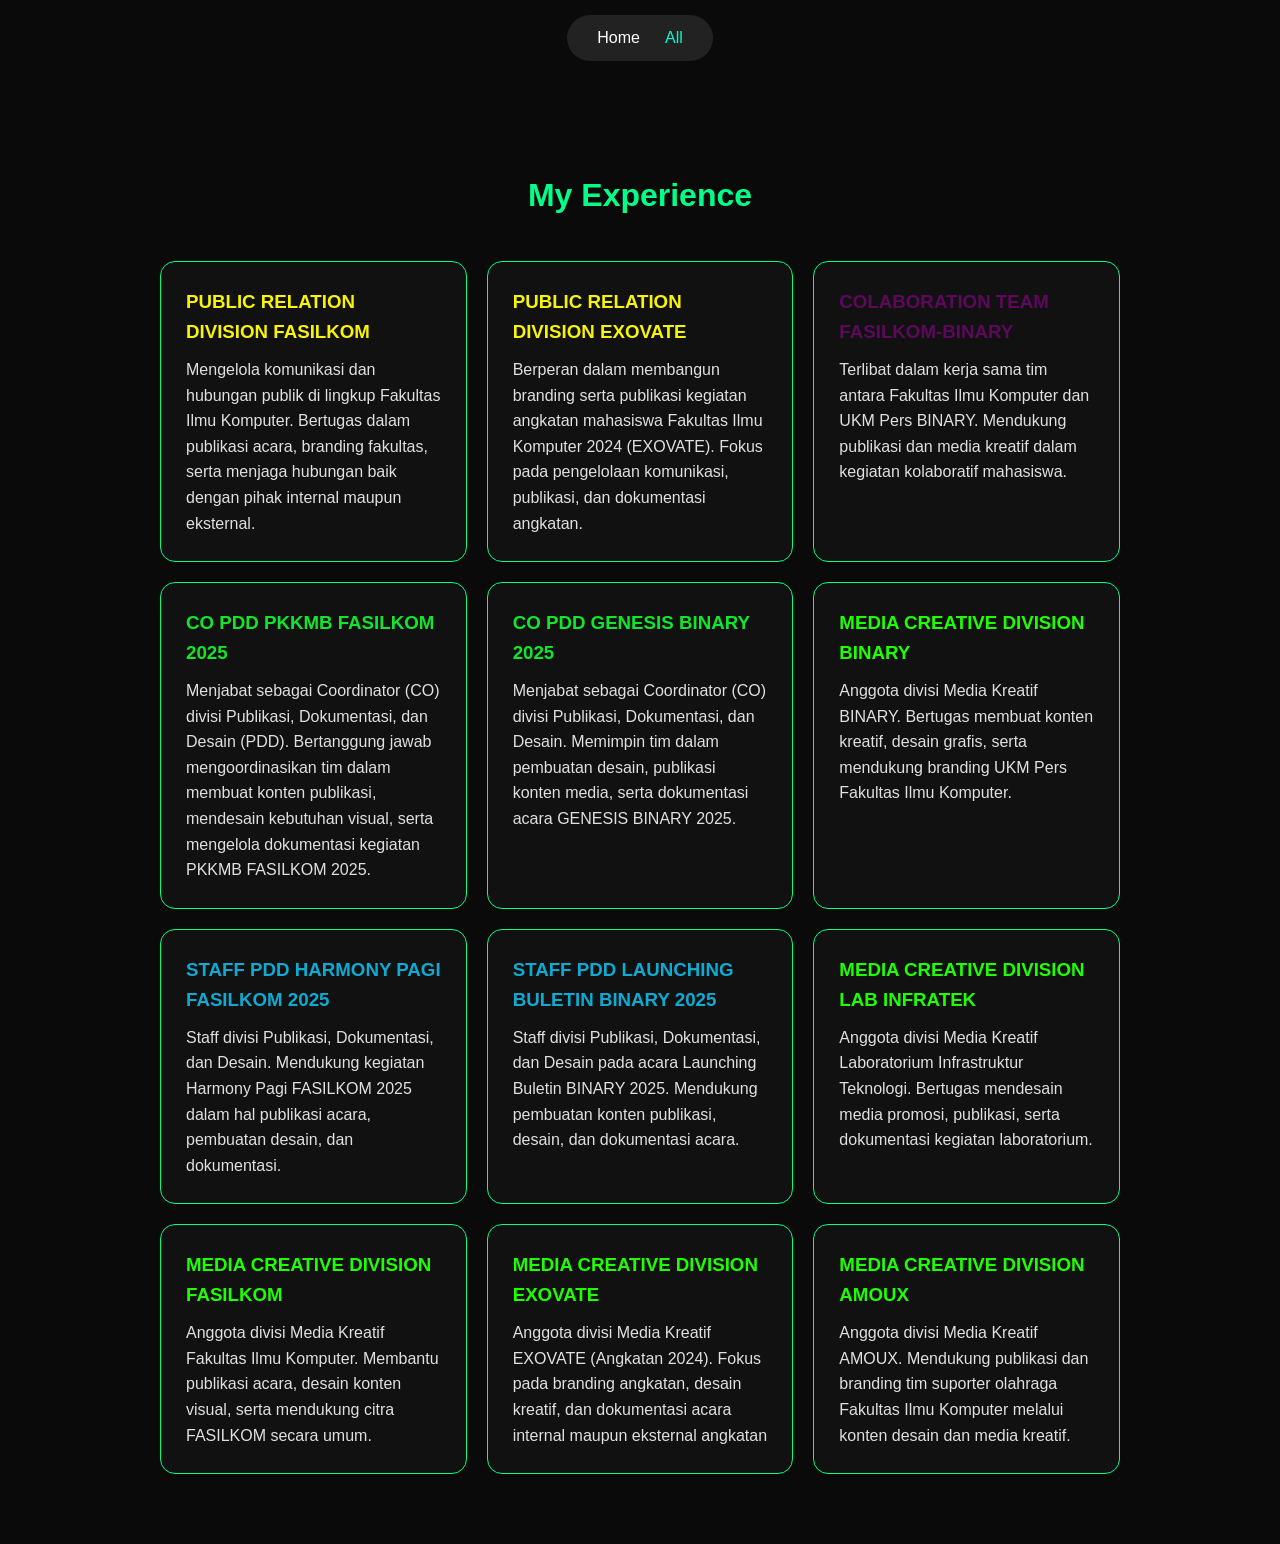
<file: experience.html>
<!DOCTYPE html>
<html lang="id">
<head>
  <meta charset="UTF-8">
  <meta name="viewport" content="width=device-width, initial-scale=1.0">
  <title>My Experience | Dimas Kurniawan</title>
  <link rel="stylesheet" href="https://cdnjs.cloudflare.com/ajax/libs/font-awesome/6.5.0/css/all.min.css">
  <link rel="stylesheet" href="style.css">
</head>
<body>

  <!-- NAVBAR -->
  <nav class="navbar">
    <div class="nav-container">
      <ul class="nav-links">
        <li><a href="index.html">Home</a></li>
        <li><a href="experience.html" class="active">All</a></li>
      </ul>
    </div>
  </nav>

  <!-- SECTION PENGALAMAN -->
  <section class="projects-section" style="margin-top:100px;">
    <h2>My Experience</h2>
    <div class="projects">

      <div class="card_1">
        <h3>PUBLIC RELATION DIVISION FASILKOM</h3>
        <p>Mengelola komunikasi dan hubungan publik di lingkup Fakultas Ilmu Komputer. Bertugas dalam publikasi acara, branding fakultas, serta menjaga hubungan baik dengan pihak internal maupun eksternal.</p>
      </div>

      <div class="card_1">
        <h3>PUBLIC RELATION DIVISION EXOVATE</h3>
        <p>Berperan dalam membangun branding serta publikasi kegiatan angkatan mahasiswa Fakultas Ilmu Komputer 2024 (EXOVATE). Fokus pada pengelolaan komunikasi, publikasi, dan dokumentasi angkatan.</p>
      </div>

      <div class="card_0">
        <h3>COLABORATION TEAM FASILKOM-BINARY</h3>
        <p>Terlibat dalam kerja sama tim antara Fakultas Ilmu Komputer dan UKM Pers BINARY. Mendukung publikasi dan media kreatif dalam kegiatan kolaboratif mahasiswa.</p>
      </div>

      <div class="card_2">
        <h3>CO PDD PKKMB FASILKOM 2025</h3>
        <p>Menjabat sebagai Coordinator (CO) divisi Publikasi, Dokumentasi, dan Desain (PDD).
        Bertanggung jawab mengoordinasikan tim dalam membuat konten publikasi, mendesain kebutuhan visual, serta mengelola dokumentasi kegiatan PKKMB FASILKOM 2025.</p>
      </div>

      <div class="card_2">
        <h3>CO PDD GENESIS BINARY 2025</h3>
        <p>Menjabat sebagai Coordinator (CO) divisi Publikasi, Dokumentasi, dan Desain.
        Memimpin tim dalam pembuatan desain, publikasi konten media, serta dokumentasi acara GENESIS BINARY 2025.</p>
      </div>

      <div class="card">
        <h3>MEDIA CREATIVE DIVISION BINARY</h3>
        <p>Anggota divisi Media Kreatif BINARY. Bertugas membuat konten kreatif, desain grafis, serta mendukung branding UKM Pers Fakultas Ilmu Komputer.</p>
      </div>

      <div class="card_3">
        <h3>STAFF PDD HARMONY PAGI FASILKOM 2025</h3>
        <p>Staff divisi Publikasi, Dokumentasi, dan Desain. Mendukung kegiatan Harmony Pagi FASILKOM 2025 dalam hal publikasi acara, pembuatan desain, dan dokumentasi.</p>
      </div>

      <div class="card_3">
        <h3>STAFF PDD LAUNCHING BULETIN BINARY 2025</h3>
        <p>Staff divisi Publikasi, Dokumentasi, dan Desain pada acara Launching Buletin BINARY 2025. Mendukung pembuatan konten publikasi, desain, dan dokumentasi acara.</p>
      </div>

      <div class="card">
        <h3>MEDIA CREATIVE DIVISION LAB INFRATEK</h3>
        <p>Anggota divisi Media Kreatif Laboratorium Infrastruktur Teknologi. Bertugas mendesain media promosi, publikasi, serta dokumentasi kegiatan laboratorium.</p>
      </div>

      <div class="card">
        <h3>MEDIA CREATIVE DIVISION FASILKOM</h3>
        <p>Anggota divisi Media Kreatif Fakultas Ilmu Komputer. Membantu publikasi acara, desain konten visual, serta mendukung citra FASILKOM secara umum.</p>
      </div>

      <div class="card">
        <h3>MEDIA CREATIVE DIVISION EXOVATE</h3>
        <p>Anggota divisi Media Kreatif EXOVATE (Angkatan 2024). Fokus pada branding angkatan, desain kreatif, dan dokumentasi acara internal maupun eksternal angkatan</p>
      </div>

      <div class="card">
        <h3>MEDIA CREATIVE DIVISION AMOUX</h3>
        <p>Anggota divisi Media Kreatif AMOUX. Mendukung publikasi dan branding tim suporter olahraga Fakultas Ilmu Komputer melalui konten desain dan media kreatif.</p>
      </div>

    </div>
  </section>

</body>
</html>
</file>
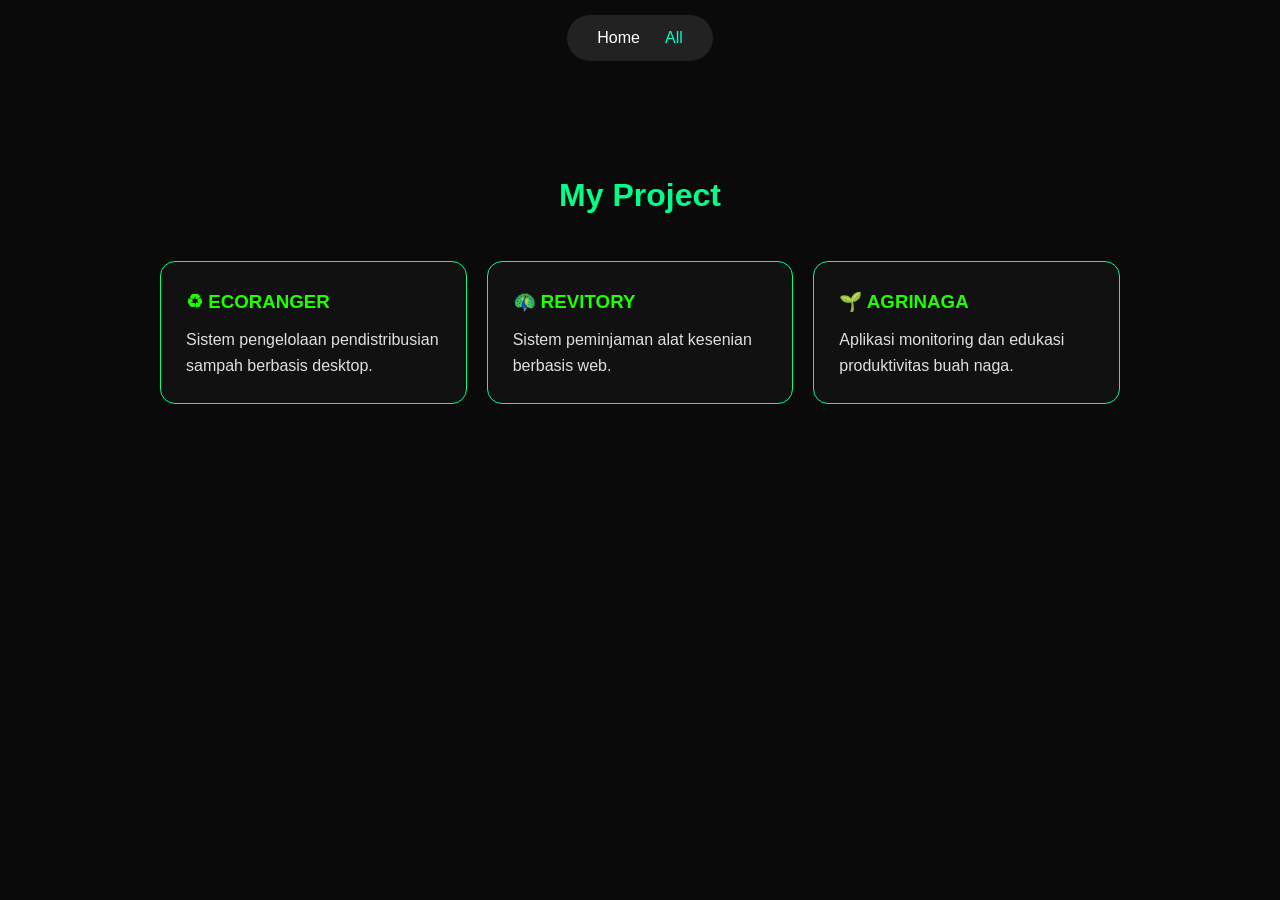
<file: project.html>
<!DOCTYPE html>
<html lang="id">
<head>
  <meta charset="UTF-8">
  <meta name="viewport" content="width=device-width, initial-scale=1.0">
  <title>My Project | Dimas Kurniawan</title>
  <link rel="stylesheet" href="https://cdnjs.cloudflare.com/ajax/libs/font-awesome/6.5.0/css/all.min.css">
  <link rel="stylesheet" href="style.css">
</head>
<body>

  <!-- NAVBAR -->
  <nav class="navbar">
    <div class="nav-container">
      <ul class="nav-links">
        <li><a href="index.html">Home</a></li>
        <li><a href="project.html" class="active">All</a></li>
      </ul>
    </div>
  </nav>

   <!-- SECTION PROJECT -->
  <section class="projects-section" style="margin-top:100px;">
    <h2>My Project</h2>
    <div class="projects">

         <div class="card">
        <h3>♻ ECORANGER</h3>
        <p>Sistem pengelolaan pendistribusian sampah berbasis desktop.</p>
      </div>

      <div class="card">
        <h3>🦚 REVITORY</h3>
        <p>Sistem peminjaman alat kesenian berbasis web.</p>
      </div>
      
      <div class="card">
        <h3>🌱 AGRINAGA</h3>
        <p>Aplikasi monitoring dan edukasi produktivitas buah naga.</p>
      </div>
</file>
<file: style.css>
/* Reset */
* {
  margin: 0;
  padding: 0;
  box-sizing: border-box;
}

body {
  font-family: "Segoe UI", sans-serif;
  background: #0a0a0a;
  color: #e0e0e0;
  line-height: 1.6;
}

/* ===== NAVBAR TRANSPARAN ===== */
.navbar {
  position: fixed;
  top: 0;
  width: 100%;
  padding: 15px 60px;
  display: flex;
  justify-content: center;
  align-items: center;
  background: transparent;
  z-index: 1000;
  transition: 0.3s;
}

/* Tambahan efek sedikit saat discroll */
.navbar.scrolled {
  background: rgba(0, 0, 0, 0.6);
  backdrop-filter: blur(10px);
  box-shadow: 0 4px 15px rgba(0, 0, 0, 0.3);
}

.nav-container {
  display: flex;
  align-items: center;
  justify-content: center;
  width: 100%;
}

/* ===== MENU ===== */
.nav-links {
  list-style: none;
  display: flex;
  gap: 25px;
  background: rgba(255, 255, 255, 0.1);
  padding: 10px 30px;
  border-radius: 30px;
  backdrop-filter: blur(10px);
}

.nav-links a {
  color: #fff;
  text-decoration: none;
  font-weight: 500;
  transition: 0.3s;
}

.nav-links a:hover,
.nav-links a.active {
  color: #00ffcc;
}


/* Tambahkan jarak agar konten tidak tertutup navbar */
header.hero, section {
  scroll-margin-top: 80px;
}

html {
  scroll-behavior: smooth;
}

/* HERO */
.hero {
  height: 100vh;
  background: url('https://picsum.photos/1920/1080?blur') center/cover no-repeat;
  position: relative;
}

.hero .overlay {
  background: rgba(0, 0, 0, 0.7);
  height: 100%;
  display: flex;
  flex-direction: column;
  justify-content: center;
  align-items: center;
  text-align: center;
  padding: 20px;
}

.hero h1 {
  font-size: 3rem;
  color: #00ff88;
  margin-bottom: 15px;
}

.hero p {
  font-size: 1.3rem;
  margin-bottom: 25px;
  color: #b5ffc7;
}

.hero button {
  padding: 12px 25px;
  font-size: 1rem;
  border: 2px solid #00ff88;
  background: transparent;
  color: #00ff88;
  border-radius: 30px;
  cursor: pointer;
  transition: 0.3s;
}

.hero button:hover {
  background: #00ff88;
  color: #0a0a0a;
}

/* Sections */
section {
  padding: 70px 20px;
  max-width: 1000px;
  margin: auto;
}

section h2 {
  text-align: center;
  color: #00ff88;
  font-size: 2rem;
  margin-bottom: 40px;
}

.about p {
  text-align: center;
  max-width: 700px;
  margin: auto;
  color: #ccc;
  font-size: 1.1rem;
}

/* Sosial Media Icons di About */
.social-icons {
  margin-top: 25px;
  text-align: center;
}

.social-icons a {
  color: #00ff88;
  font-size: 1.8rem;
  margin: 0 12px;
  transition: transform 0.3s ease, color 0.3s ease;
}

.social-icons a:hover {
  color: #ffffff;
  transform: scale(1.3);
}

.social-icons {
  opacity: 0;
  transform: translateY(20px);
  animation: fadeInUp 1s ease forwards;
  animation-delay: 0.3s;
}

@keyframes fadeInUp {
  to {
    opacity: 1;
    transform: translateY(0);
  }
}

/* ===== PROJECT SECTION ===== */

.projects {
  display: grid;
  grid-template-columns: repeat(auto-fit, minmax(260px, 1fr));
  gap: 20px;
}

.profile-pic {
  width: 150px;
  height: 150px;
  border-radius: 50%;
  object-fit: cover;
  margin: 20px auto;
  display: block;
  border: 3px solid #00ff88;
  box-shadow: 0 4px 10px rgba(0, 255, 136, 0.4);
}
.card {
  background: #111;
  padding: 25px;
  border-radius: 15px;
  border: 1px solid #00ff88;
  transition: transform 0.3s ease, box-shadow 0.3s ease;
}

.card:hover {
  transform: translateY(-10px);
  box-shadow: 0 0 20px #0a1f5c;
}

.card h3 {
  color: #1eff00;
  margin-bottom: 10px;
}

.card_0 {
  background: #111;
  padding: 25px;
  border-radius: 15px;
  border: 1px solid #00ff88;
  transition: transform 0.3s ease, box-shadow 0.3s ease;
}

.card_0:hover {
  transform: translateY(-10px);
  box-shadow: 0 0 20px #0a1f5c;
}

.card_0 h3 {
  color: #800380af;
  margin-bottom: 10px;
}

.card_1 {
  background: #111;
  padding: 25px;
  border-radius: 15px;
  border: 1px solid #00ff88;
  transition: transform 0.3s ease, box-shadow 0.3s ease;
}

.card_1:hover {
  transform: translateY(-10px);
  box-shadow: 0 0 20px #0a1f5c;
}

.card_1 h3 {
  color: #f8f405;
  margin-bottom: 10px;
}

.card_2 {
  background: #111;
  padding: 25px;
  border-radius: 15px;
  border: 1px solid #00ff88;
  transition: transform 0.3s ease, box-shadow 0.3s ease;
}

.card_2:hover {
  transform: translateY(-10px);
  box-shadow: 0 0 20px #0a1f5c;
}

.card_2 h3 {
  color: #11e62d;
  margin-bottom: 10px;
}

.card_3 {
  background: #111;
  padding: 25px;
  border-radius: 15px;
  border: 1px solid #00ff88;
  transition: transform 0.3s ease, box-shadow 0.3s ease;
}

.card_3:hover {
  transform: translateY(-10px);
  box-shadow: 0 0 20px #0a1f5c;
}

.card_3 h3 {
  color: #0faad1;
  margin-bottom: 10px;
}

/* Tabs */
.tabs {
  display: flex;
  justify-content: center;
  gap: 15px;
  margin-bottom: 30px;
}

.tab-button {
  padding: 10px 20px;
  background: #111;
  color: white;
  border: 2px solid #27ae60;
  border-radius: 20px;
  cursor: pointer;
  transition: 0.3s;
}

.tab-button.active,
.tab-button:hover {
  background: #27ae60;
  color: black;
}

/* Tab content */
.tab-content {
  display: none;
}

.tab-content.active {
  display: block;
}

/* ===== MY PENGALAMAN SECTION ===== */
.pengalaman-section {
  text-align: center;
  padding: 100px 0;
  color: white;
}

.section-title {
  font-size: 2.5rem;
  font-weight: 700;
  margin-bottom: 60px;
  color: #0cce2c;
}

/* Container 3 kolom sejajar */
.pengalaman-container {
  display: flex;
  justify-content: center;
  align-items: flex-start;
  gap: 30px;
  flex-wrap: wrap;
}

/* Card */
.pengalaman-card {
  background: #111;
  border-radius: 15px;
  overflow: hidden;
  width: 300px;
  transition: transform 0.3s, box-shadow 0.3s;
}

.pengalaman-card:hover {
  transform: translateY(-8px);
  box-shadow: 0 8px 25px rgba(3, 253, 15, 0.3);
}

/* Foto atas */
.pengalaman-img {
  width: 100%;
  height: 200px;
  object-fit: cover;
  border-bottom: 2px solid #00ff22;
}

/* Info bawah */
.pengalaman-info {
  background: #111;
  padding: 15px 10px;
}

.pengalaman-info h3 {
  color: #00ff37;
  font-size: 1rem;
  font-weight: 600;
}

/* ===== TOMBOL ALL ===== */
.all-btn-container {
  margin-top: 50px;
}

.all-btn {
  background: linear-gradient(90deg, #426945, #29412e);
  padding: 12px 40px;
  border-radius: 30px;
  text-decoration: none;
  color: white;
  font-weight: 600;
  letter-spacing: 1px;
  box-shadow: 0 0 15px rgba(0, 255, 204, 0.4);
  transition: all 0.3s;
}

.all-btn:hover {
  transform: scale(1.05);
  box-shadow: 0 0 20px rgba(0, 255, 204, 0.4);
}

/* Efek tambahan khusus tombol All Project */
.all-btn-container:nth-of-type(1) .all-btn {
  background: linear-gradient(90deg, #29412e, #426945);
  box-shadow: 0 0 15px rgba(0, 255, 170, 0.4);
}

.all-btn-container:nth-of-type(1) .all-btn:hover {
  box-shadow: 0 0 25px rgba(0, 255, 204, 0.4);
  transform: scale(1.08);
}

.all-btn {
  background-color: #00ff88;
  color: #000;
  padding: 10px 30px;
  border-radius: 30px;
  text-decoration: none;
  font-weight: 600;
  transition: 0.3s ease;
}

.all-btn:hover {
  background-color: #00cc6a;
  transform: scale(1.05);
}

.project-btn {
  display: flex;
  justify-content: center; /* Biar tombol di tengah */
  margin-top: -35px;        /* Jarak dari elemen atas */
  position: relative; 
}

.experience-btn {
  position: static; /* Normal, nggak naik */
}


/* ===== MY SKILLS SECTION ===== */
.skills-grid {
  display: grid;
  grid-template-columns: repeat(auto-fit, minmax(120px, 1fr));
  gap: 30px;
  justify-items: center;
}

.skill {
  background: #111;
  padding: 20px;
  border-radius: 15px;
  box-shadow: 0 4px 6px rgba(0, 255, 21, 0.3);
  transition: transform 0.3s ease, box-shadow 0.3s ease;
}

.skill:hover {
  transform: translateY(-10px);
  box-shadow: 0 8px 14px rgba(4, 0, 255, 0.5);
}

.skill img {
  width: 50px;
  height: 50px;
  margin-bottom: 10px;
}

.skill p {
  color: white;
  font-size: 0.9rem;
  font-weight: bold;
}

/* Animasi hover khusus design */
#design .skill img {
  transition: transform 0.6s ease;
}

#design .skill:hover img {
  transform: rotate(360deg);
}

footer {
  width: fit-content;
  margin: 40px auto 20px auto; /* Tengah horizontal + jarak bawah */
  background: rgba(20, 20, 20, 0.85);
  backdrop-filter: blur(10px);
  border-radius: 40px;
  padding: 10px 40px;
  color: white;
  font-size: 14px;
  text-align: center;

  /* 🌿 Efek hijau glowing di pinggir */
  box-shadow: 0 0 15px 2px rgba(0, 255, 128, 0.6);
  border: 1px solid rgba(0, 255, 128, 0.3);
  transition: 0.3s ease;
}

footer:hover {
  box-shadow: 0 0 25px 4px rgba(0, 255, 128, 0.9);
  transform: scale(1.02);
}

footer p {
  margin: 0;
  color: #ccc;
  letter-spacing: 0.5px;
}
</file>
